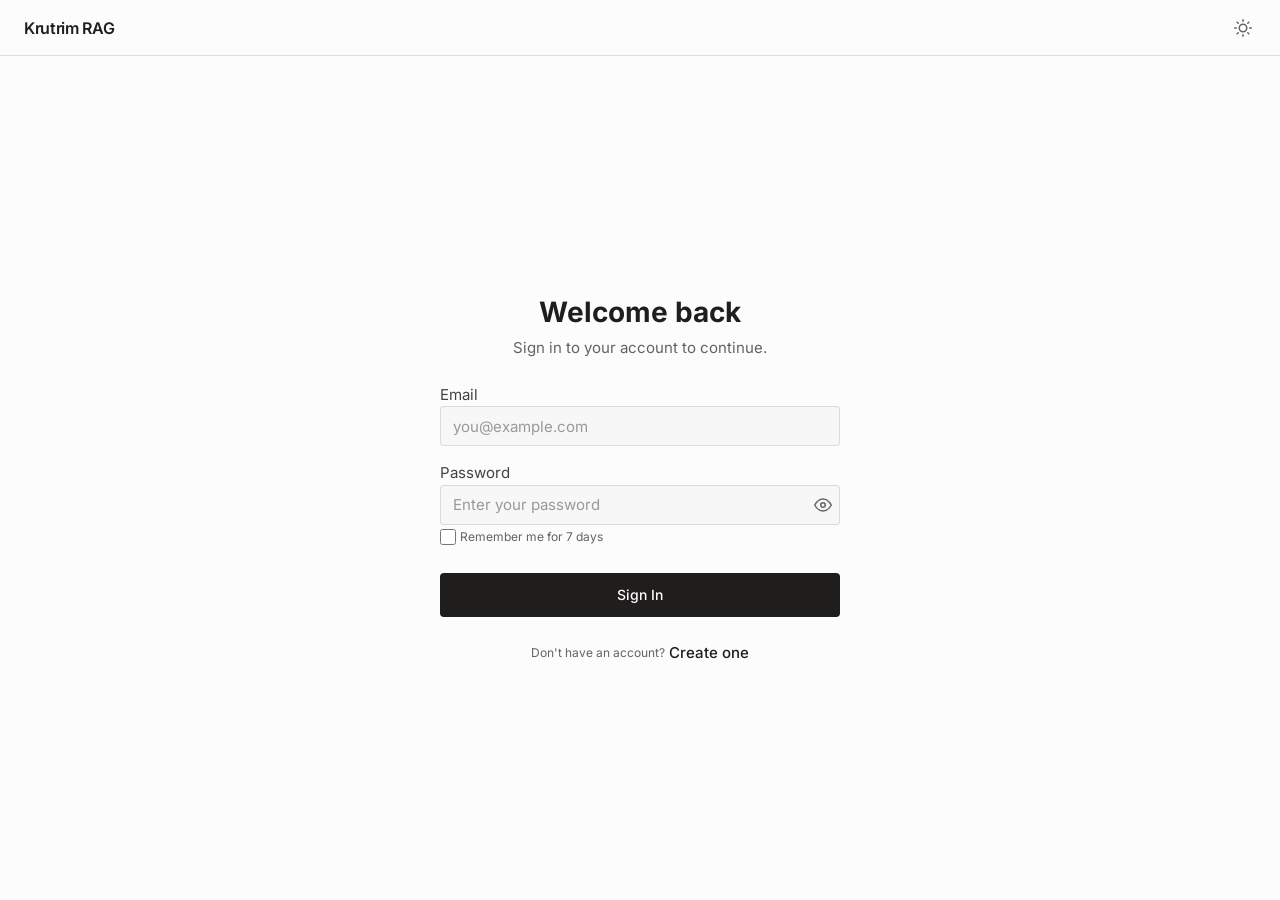
<file: partb/frontend/pages/login.html>
<!DOCTYPE html>
<html lang="en">
<head>
  <meta charset="UTF-8">
  <meta name="viewport" content="width=device-width, initial-scale=1.0">
  <title>Krutrim RAG — Sign In</title>
  <link rel="stylesheet" href="../fonts/fonts.css">
  <link rel="stylesheet" href="../css/tokens.css?v=1">
  <link rel="stylesheet" href="../css/base.css?v=1">
  <link rel="stylesheet" href="../css/components.css?v=2">
</head>
<body>
  <nav class="primary-nav">
    <div class="nav-brand">
      <span class="ascii-logo" style="font-weight: 600; font-size: 16px;">Krutrim RAG</span>
    </div>
    <div style="display:flex;align-items:center;gap:var(--space-sm)">
      <button class="btn-icon-ghost" id="theme-toggle" aria-label="Toggle theme" title="Toggle theme"><svg width="18" height="18" viewBox="0 0 24 24" fill="none" stroke="currentColor" stroke-width="2" stroke-linecap="round" stroke-linejoin="round"><circle cx="12" cy="12" r="5"/><path d="M12 1v2M12 21v2M4.22 4.22l1.42 1.42M18.36 18.36l1.42 1.42M1 12h2M21 12h2M4.22 19.78l1.42-1.42M18.36 5.64l1.42-1.42"/></svg></button>
    </div>
  </nav>

  <div class="auth-layout">
    <div class="auth-card">
      <div class="auth-card-header">
        <h1 class="display-xl" style="margin-bottom: 4px;">Welcome back</h1>
        <p class="body-md" style="color: var(--mute);">Sign in to your account to continue.</p>
      </div>

      <form id="login-form" class="auth-form" autocomplete="off" novalidate>
        <div class="form-group">
          <label for="login-email" class="form-label">Email</label>
          <input type="email" id="login-email" class="input-text" placeholder="you@example.com" required autocomplete="email">
        </div>

        <div class="form-group">
          <label for="login-password" class="form-label">Password</label>
          <div class="password-wrap">
            <input type="password" id="login-password" class="input-text" placeholder="Enter your password" required autocomplete="current-password">
            <button type="button" class="pw-toggle btn-icon-ghost" data-target="login-password" aria-label="Show password" aria-pressed="false"><svg width="18" height="18" viewBox="0 0 24 24" fill="none" stroke="currentColor" stroke-width="2" stroke-linecap="round" stroke-linejoin="round"><path d="M1 12s4-8 11-8 11 8 11 8-4 8-11 8-11-8-11-8z"></path><circle cx="12" cy="12" r="3"></circle></svg></button>
          </div>
        </div>

        <div class="form-row">
          <label class="remember-wrap">
            <input type="checkbox" id="remember-me">
            <span class="caption-md">Remember me for 7 days</span>
          </label>
        </div>

        <div class="auth-error" id="login-error" style="display: none; color: var(--danger); font-size: var(--text-body-sm); margin-top: var(--space-xs);"></div>

        <button type="submit" class="btn-primary" style="width: 100%; height: 44px; margin-top: var(--space-sm);">Sign In</button>
      </form>

      <div class="auth-footer">
        <span class="caption-md">Don't have an account?</span>
        <a href="signup.html" class="body-strong" style="text-decoration: none;">Create one</a>
      </div>
    </div>
  </div>

  <script src="../js/auth.js?v=3"></script>
</body>
</html>
</file>
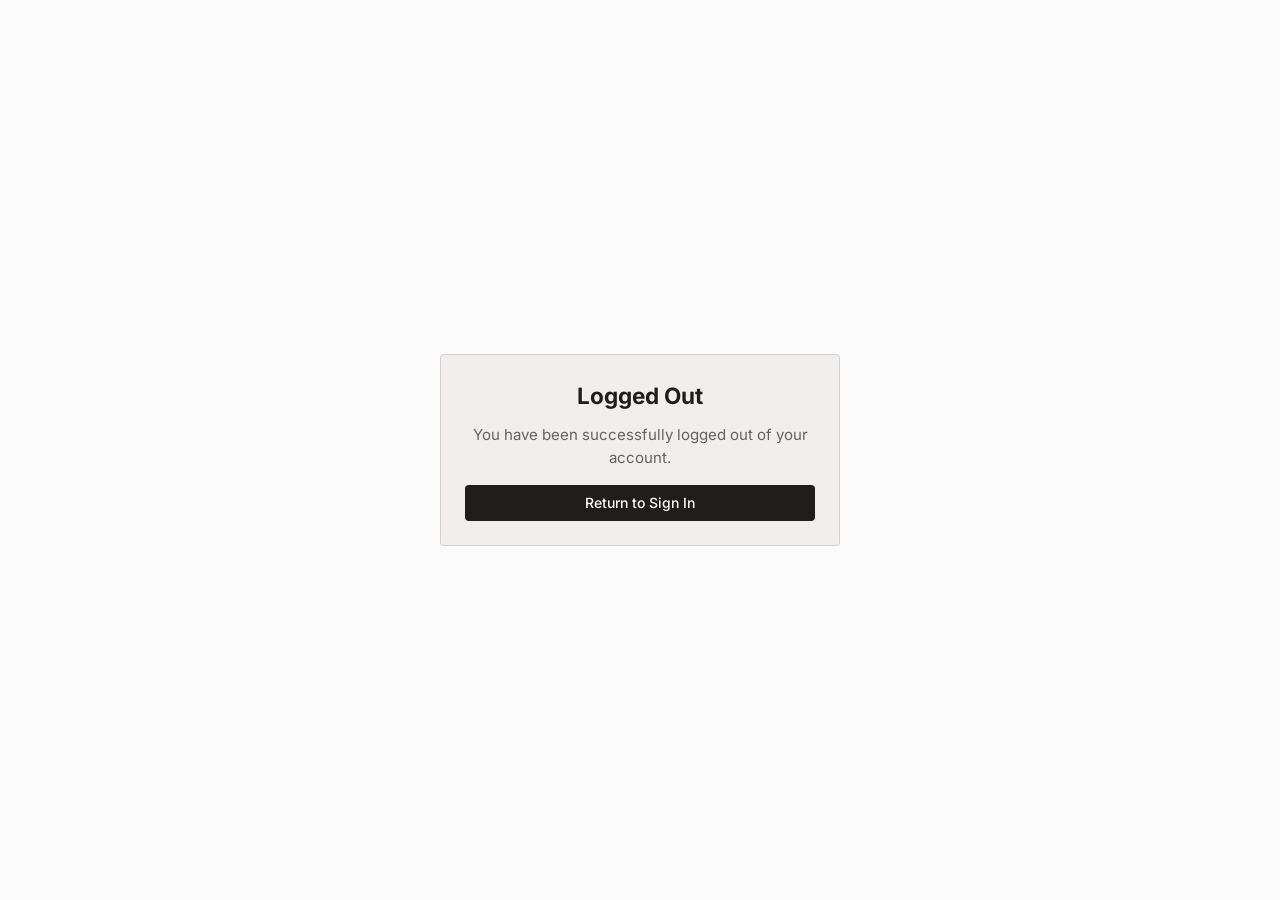
<file: partb/frontend/pages/logout.html>
<!DOCTYPE html>
<html lang="en">
<head>
  <meta charset="UTF-8">
  <meta name="viewport" content="width=device-width, initial-scale=1.0">
  <title>Krutrim RAG — Log Out</title>
  <link rel="stylesheet" href="../fonts/fonts.css">
  <link rel="stylesheet" href="../css/tokens.css?v=4">
  <link rel="stylesheet" href="../css/base.css?v=4">
  <link rel="stylesheet" href="../css/components.css?v=4">
  <style>
    body {
      display: flex;
      align-items: center;
      justify-content: center;
      min-height: 100vh;
      background-color: var(--canvas);
      color: var(--ink);
    }
    .logout-card {
      background-color: var(--surface-card);
      border: 1px solid var(--hairline);
      border-radius: var(--radius-sm);
      padding: var(--space-xl);
      text-align: center;
      max-width: 400px;
      width: 100%;
    }
    .logout-card h2 {
      margin-top: 0;
      margin-bottom: var(--space-md);
    }
    .logout-card p {
      color: var(--mute);
      margin-bottom: var(--space-lg);
    }
  </style>
</head>
<body>
  <div class="logout-card">
    <h2>Logged Out</h2>
    <p>You have been successfully logged out of your account.</p>
    <button class="btn-primary" onclick="window.location.href='login.html'" style="width: 100%;">Return to Sign In</button>
  </div>
  <script>
    localStorage.removeItem('krutrim-auth');
    localStorage.removeItem('kr_token');
    localStorage.removeItem('kr_user');
    sessionStorage.removeItem('krutrim-auth');
    sessionStorage.removeItem('kr_token');
    sessionStorage.removeItem('kr_user');
  </script>
</body>
</html>
</file>
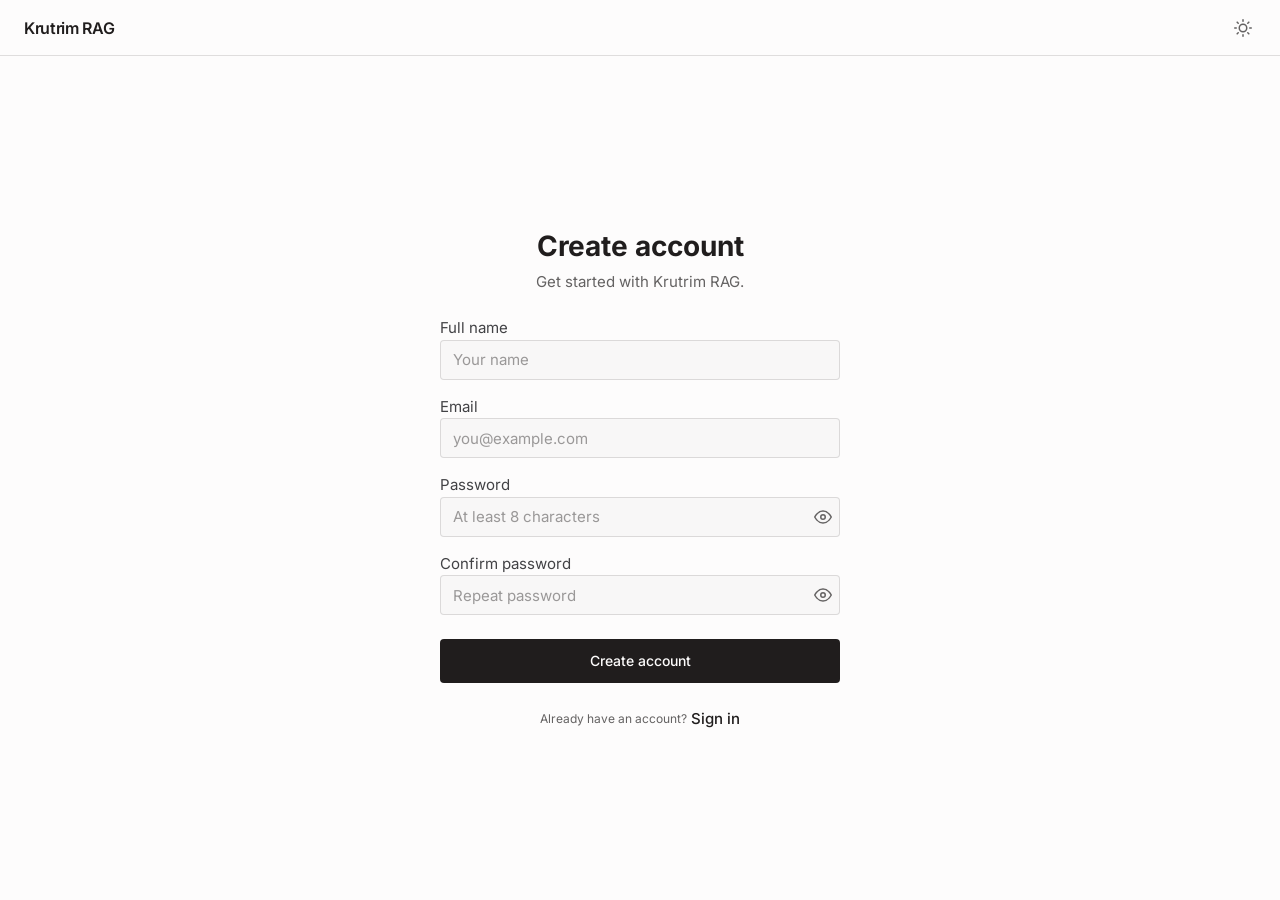
<file: partb/frontend/pages/signup.html>
<!DOCTYPE html>
<html lang="en">
<head>
  <meta charset="UTF-8">
  <meta name="viewport" content="width=device-width, initial-scale=1.0">
  <title>Krutrim RAG — Create Account</title>
  <link rel="stylesheet" href="../fonts/fonts.css">
  <link rel="stylesheet" href="../css/tokens.css?v=1">
  <link rel="stylesheet" href="../css/base.css?v=1">
  <link rel="stylesheet" href="../css/components.css?v=2">
</head>
<body>
  <nav class="primary-nav">
    <div class="nav-brand">
      <span class="ascii-logo" style="font-weight: 600; font-size: 16px;">Krutrim RAG</span>
    </div>
    <div style="display:flex;align-items:center;gap:var(--space-sm)">
      <button class="btn-icon-ghost" id="theme-toggle" aria-label="Toggle theme" title="Toggle theme"><svg width="18" height="18" viewBox="0 0 24 24" fill="none" stroke="currentColor" stroke-width="2" stroke-linecap="round" stroke-linejoin="round"><circle cx="12" cy="12" r="5"/><path d="M12 1v2M12 21v2M4.22 4.22l1.42 1.42M18.36 18.36l1.42 1.42M1 12h2M21 12h2M4.22 19.78l1.42-1.42M18.36 5.64l1.42-1.42"/></svg></button>
    </div>
  </nav>

  <div class="auth-layout">
    <div class="auth-card">
      <div class="auth-card-header">
        <h1 class="display-xl" style="margin-bottom: 4px;">Create account</h1>
        <p class="body-md" style="color: var(--mute);">Get started with Krutrim RAG.</p>
      </div>

      <form id="signup-form" class="auth-form" autocomplete="off" novalidate>
        <div class="form-group">
          <label for="signup-name" class="form-label">Full name</label>
          <input type="text" id="signup-name" class="input-text" placeholder="Your name" required autocomplete="name">
        </div>

        <div class="form-group">
          <label for="signup-email" class="form-label">Email</label>
          <input type="email" id="signup-email" class="input-text" placeholder="you@example.com" required autocomplete="email">
        </div>

        <div class="form-group">
          <label for="signup-password" class="form-label">Password</label>
          <div class="password-wrap">
            <input type="password" id="signup-password" class="input-text" placeholder="At least 8 characters" required autocomplete="new-password" minlength="8">
            <button type="button" class="pw-toggle btn-icon-ghost" data-target="signup-password" aria-label="Show password" aria-pressed="false"><svg width="18" height="18" viewBox="0 0 24 24" fill="none" stroke="currentColor" stroke-width="2" stroke-linecap="round" stroke-linejoin="round"><path d="M1 12s4-8 11-8 11 8 11 8-4 8-11 8-11-8-11-8z"></path><circle cx="12" cy="12" r="3"></circle></svg></button>
          </div>
        </div>

        <div class="form-group">
          <label for="signup-confirm" class="form-label">Confirm password</label>
          <div class="password-wrap">
            <input type="password" id="signup-confirm" class="input-text" placeholder="Repeat password" required autocomplete="new-password">
            <button type="button" class="pw-toggle btn-icon-ghost" data-target="signup-confirm" aria-label="Show password" aria-pressed="false"><svg width="18" height="18" viewBox="0 0 24 24" fill="none" stroke="currentColor" stroke-width="2" stroke-linecap="round" stroke-linejoin="round"><path d="M1 12s4-8 11-8 11 8 11 8-4 8-11 8-11-8-11-8z"></path><circle cx="12" cy="12" r="3"></circle></svg></button>
          </div>
        </div>

        <div class="auth-error" id="signup-error" style="display: none; color: var(--danger); font-size: var(--text-body-sm); margin-top: var(--space-xs);"></div>

        <button type="submit" class="btn-primary" style="width: 100%; height: 44px; margin-top: var(--space-sm);">Create account</button>
      </form>

      <div class="auth-footer">
        <span class="caption-md">Already have an account?</span>
        <a href="login.html" class="body-strong" style="text-decoration: none;">Sign in</a>
      </div>
    </div>
  </div>

  <script src="../js/auth.js?v=3"></script>
</body>
</html>
</file>
<file: partb/frontend/fonts/fonts.css>
@font-face {
  font-family: 'Inter';
  font-style: normal;
  font-weight: 400;
  font-display: swap;
  src: url('Inter-Regular.ttf') format('truetype');
}
@font-face {
  font-family: 'Inter';
  font-style: normal;
  font-weight: 500;
  font-display: swap;
  src: url('Inter-Medium.ttf') format('truetype');
}
@font-face {
  font-family: 'Inter';
  font-style: normal;
  font-weight: 600;
  font-display: swap;
  src: url('Inter-SemiBold.ttf') format('truetype');
}
@font-face {
  font-family: 'Inter';
  font-style: normal;
  font-weight: 700;
  font-display: swap;
  src: url('Inter-Bold.ttf') format('truetype');
}
</file>
<file: partb/frontend/css/tokens.css>
:root {
  /* ===== COLORS (LIGHT) ===== */
  --ink: #201d1d;
  --ink-deep: #0f0000;
  --charcoal: #302c2c;
  --body: #424245;
  --mute: #646262;
  --stone: #6e6e73;
  --ash: #9a9898;

  --canvas: #fdfcfc;
  --surface-soft: #f8f7f7;
  --surface-card: #f1eeee;
  --surface-dark: #201d1d;
  --surface-dark-elevated: #302c2c;

  --hairline: rgba(15, 0, 0, 0.12);
  --hairline-strong: #646262;

  --on-dark: #fdfcfc;
  --on-dark-mute: #9a9898;

  --accent: #007aff;
  --accent-hover: #0056b3;
  --accent-active: #004085;
  --danger: #ff3b30;
  --danger-hover: #d70015;
  --danger-active: #a50011;
  --warning: #ff9f0a;
  --success: #30d158;

  /* ===== BUTTON COLORS ===== */
  --btn-bg: #201d1d;
  --btn-bg-active: #0f0000;
  --btn-text: #fdfcfc;

  /* ===== COLORS (DARK) ===== */
  --ink-dark: #eaeaea;
  --ink-deep-dark: #ffffff;
  --charcoal-dark: #b0b0b0;
  --body-dark: #c0c0c0;
  --mute-dark: #888888;
  --stone-dark: #666666;
  --ash-dark: #777777;

  --canvas-dark: #121212;
  --surface-soft-dark: #1e1e1e;
  --surface-card-dark: #222222;
  --surface-dark-dark: #0a0a0a;
  --surface-dark-elevated-dark: #2a2a2a;

  --hairline-dark: rgba(255, 255, 255, 0.15);
  --hairline-strong-dark: #444444;

  --on-dark-dark: #eaeaea;
  --on-dark-mute-dark: #888888;

  /* ===== TYPOGRAPHY ===== */
  --font-sans: 'Inter', sans-serif;
  --font-mono: "Berkeley Mono", "JetBrains Mono", "IBM Plex Mono", ui-monospace, "SFMono-Regular", Menlo, Monaco, Consolas, "Liberation Mono", "Courier New", monospace;

  --text-display-xl: 28px;
  --text-heading-md: 14px;
  --text-body-md: 15px;
  --text-body-sm: 13px;
  --text-caption-md: 12px;
  --text-button-md: 14px;

  --weight-regular: 400;
  --weight-medium: 500;
  --weight-bold: 700;

  --leading-display: 1.5;
  --leading-body: 1.5;
  --leading-tight: 1;
  --leading-button: 2;
  --leading-caption: 2;

  /* ===== SPACING ===== */
  --space-xxs: 1px;
  --space-xs: 4px;
  --space-sm: 8px;
  --space-md: 12px;
  --space-lg: 16px;
  --space-xl: 24px;
  --space-xxl: 32px;
  --space-section: 96px;

  /* ===== BORDER RADIUS ===== */
  --radius-none: 0px;
  --radius-sm: 4px;
  --radius-md: 8px;
  --radius-full: 9999px;
}

[data-theme="dark"] {
  --ink: var(--ink-dark);
  --ink-deep: var(--ink-deep-dark);
  --charcoal: var(--charcoal-dark);
  --body: var(--body-dark);
  --mute: var(--mute-dark);
  --stone: var(--stone-dark);
  --ash: var(--ash-dark);

  --canvas: var(--canvas-dark);
  --surface-soft: var(--surface-soft-dark);
  --surface-card: var(--surface-card-dark);
  --surface-dark: var(--surface-dark-dark);
  --surface-dark-elevated: var(--surface-dark-elevated-dark);

  --hairline: var(--hairline-dark);
  --hairline-strong: var(--hairline-strong-dark);

  --on-dark: var(--on-dark-dark);
  --on-dark-mute: var(--on-dark-mute-dark);

  --btn-bg: #eaeaea;
  --btn-bg-active: #d0d0d0;
  --btn-text: #121212;

  --accent: #e61919;
  --accent-hover: #cc1515;
  --accent-active: #a51111;
}
</file>
<file: partb/frontend/css/base.css>
*,
*::before,
*::after {
  box-sizing: border-box;
  margin: 0;
  padding: 0;
}

html {
  font-size: 16px;
  -webkit-font-smoothing: antialiased;
  -moz-osx-font-smoothing: grayscale;
}

body {
  font-family: var(--font-sans);
  font-size: var(--text-body-md);
  font-weight: var(--weight-regular);
  line-height: var(--leading-body);
  color: var(--body);
  background-color: var(--canvas);
  min-height: 100vh;
}

img {
  max-width: 100%;
  display: block;
}

button {
  font-family: inherit;
  cursor: pointer;
}

input,
textarea {
  font-family: inherit;
}

a {
  color: var(--ink);
  text-decoration: underline;
  text-underline-offset: 2px;
}

a:hover {
  color: var(--ink-deep);
}

ul {
  list-style: none;
}

/* ===== TYPOGRAPHY UTILITIES ===== */
.display-xl {
  font-size: var(--text-display-xl);
  font-weight: var(--weight-bold);
  line-height: var(--leading-display);
  letter-spacing: 0;
  color: var(--ink);
}

.heading-md {
  font-size: var(--text-heading-md);
  font-weight: var(--weight-bold);
  line-height: var(--leading-body);
  letter-spacing: 0;
  color: var(--ink);
}

.body-md {
  font-size: var(--text-body-md);
  font-weight: var(--weight-regular);
  line-height: var(--leading-body);
  letter-spacing: 0;
  color: var(--body);
}

.body-strong {
  font-size: var(--text-body-md);
  font-weight: var(--weight-medium);
  line-height: var(--leading-body);
  letter-spacing: 0;
  color: var(--ink);
}

.caption-md {
  font-size: var(--text-caption-md);
  font-weight: var(--weight-regular);
  line-height: var(--leading-caption);
  letter-spacing: 0;
  color: var(--mute);
}

/* ===== HAIRLINE UTILITIES ===== */
.hairline-bottom {
  border-bottom: 1px solid var(--hairline);
}

.hairline-top {
  border-top: 1px solid var(--hairline);
}

.hairline-right {
  border-right: 1px solid var(--hairline);
}

.hairline-left {
  border-left: 1px solid var(--hairline);
}

/* ===== SCROLLBAR ===== */
* {
  scrollbar-width: none; /* Firefox */
  -ms-overflow-style: none; /* IE and Edge */
}

::-webkit-scrollbar {
  display: none; /* Chrome, Safari and Opera */
  width: 0;
  height: 0;
}
</file>
<file: partb/frontend/css/components.css>
/* ===== BUTTON PRIMARY ===== */
.btn-primary {
  display: inline-flex;
  align-items: center;
  justify-content: center;
  background-color: var(--btn-bg);
  color: var(--btn-text);
  font-family: var(--font-sans);
  font-size: var(--text-button-md);
  font-weight: var(--weight-medium);
  line-height: var(--leading-button);
  padding: var(--space-xs) 20px;
  height: 36px;
  border: none;
  border-radius: var(--radius-sm);
  cursor: pointer;
  text-decoration: none;
  white-space: nowrap;
}

.btn-primary:active {
  background-color: var(--btn-bg-active);
}

/* ===== CIRCLE SOLID BUTTON ===== */
.btn-circle-solid {
  display: inline-flex;
  align-items: center;
  justify-content: center;
  background-color: var(--ink);
  color: var(--canvas);
  width: 36px;
  height: 36px;
  border-radius: var(--radius-full);
  border: none;
  cursor: pointer;
  flex-shrink: 0;
  transition: background-color 0.1s;
}

.btn-circle-solid:hover {
  background-color: var(--ink-deep);
}

.btn-circle-solid:active {
  background-color: var(--ink);
}

/* ===== CIRCLE DANGER BUTTON ===== */
.btn-circle-danger {
  display: inline-flex;
  align-items: center;
  justify-content: center;
  background-color: var(--surface-soft);
  color: #ff4d4f; /* Red */
  width: 36px;
  height: 36px;
  border-radius: var(--radius-full);
  border: none;
  cursor: pointer;
  flex-shrink: 0;
  transition: opacity 0.1s;
}

.btn-circle-danger:hover {
  opacity: 0.8;
}

/* ===== BUTTON SECONDARY ===== */
.btn-secondary {
  display: inline-flex;
  align-items: center;
  justify-content: center;
  background-color: var(--canvas);
  color: var(--ink);
  font-family: var(--font-sans);
  font-size: var(--text-button-md);
  font-weight: var(--weight-medium);
  line-height: var(--leading-button);
  padding: var(--space-xs) 20px;
  height: 36px;
  border: 1px solid var(--hairline-strong);
  border-radius: var(--radius-sm);
  cursor: pointer;
  text-decoration: none;
  white-space: nowrap;
}

.btn-secondary:active {
  background-color: var(--surface-soft);
}

/* ===== TEXT INPUT ===== */
.input-text {
  background-color: var(--surface-soft);
  color: var(--ink);
  font-family: var(--font-sans);
  font-size: var(--text-body-md);
  font-weight: var(--weight-regular);
  line-height: var(--leading-body);
  padding: var(--space-sm) var(--space-md);
  height: 40px;
  border: 1px solid var(--hairline);
  border-radius: var(--radius-sm);
  outline: none;
  width: 100%;
}

.input-text::placeholder {
  color: var(--ash);
}

.input-text:focus {
  background-color: var(--canvas);
  border-color: var(--ink);
}

/* Styled Select Dropdown */
select.input-text {
  cursor: pointer;
  appearance: none;
  -webkit-appearance: none;
  background-image: url("data:image/svg+xml,%3Csvg xmlns='http://www.w3.org/2000/svg' width='24' height='24' viewBox='0 0 24 24' fill='none' stroke='%23646262' stroke-width='2' stroke-linecap='round' stroke-linejoin='round'%3E%3Cpolyline points='6 9 12 15 18 9'%3E%3C/polyline%3E%3C/svg%3E");
  background-repeat: no-repeat;
  background-position: right var(--space-md) center;
  background-size: 16px;
  padding-right: var(--space-xxl);
}

[data-theme="dark"] select.input-text {
  background-image: url("data:image/svg+xml,%3Csvg xmlns='http://www.w3.org/2000/svg' width='24' height='24' viewBox='0 0 24 24' fill='none' stroke='%23888888' stroke-width='2' stroke-linecap='round' stroke-linejoin='round'%3E%3Cpolyline points='6 9 12 15 18 9'%3E%3C/polyline%3E%3C/svg%3E");
}

/* ===== BUTTON DANGER ===== */
.btn-danger {
  display: inline-flex;
  align-items: center;
  justify-content: center;
  background-color: var(--danger);
  color: var(--on-dark);
  font-family: var(--font-sans);
  font-size: var(--text-button-md);
  font-weight: var(--weight-medium);
  line-height: var(--leading-button);
  padding: var(--space-xs) 20px;
  height: 36px;
  border: none;
  border-radius: var(--radius-sm);
  cursor: pointer;
  text-decoration: none;
  white-space: nowrap;
  transition: background-color 0.15s;
}

.btn-danger:hover {
  background-color: var(--danger-hover);
}

.btn-danger:active {
  background-color: var(--danger-active);
}

/* ===== BUTTON SECONDARY DANGER ===== */
.btn-secondary-danger {
  display: inline-flex;
  align-items: center;
  justify-content: center;
  background-color: transparent;
  color: var(--danger);
  font-family: var(--font-sans);
  font-size: var(--text-button-md);
  font-weight: var(--weight-medium);
  line-height: var(--leading-button);
  padding: var(--space-xs) 20px;
  height: 36px;
  border: 1px solid var(--danger);
  border-radius: var(--radius-sm);
  cursor: pointer;
  text-decoration: none;
  white-space: nowrap;
  transition: background-color 0.15s, color 0.15s;
}

.btn-secondary-danger:hover {
  background-color: var(--danger);
  color: var(--on-dark);
}

.btn-secondary-danger:active {
  background-color: var(--danger-active);
  color: var(--on-dark);
}

/* ===== TEXTAREA ===== */
.textarea {
  background-color: var(--surface-soft);
  color: var(--ink);
  font-family: var(--font-sans);
  font-size: var(--text-body-md);
  font-weight: var(--weight-regular);
  line-height: var(--leading-body);
  padding: var(--space-md);
  border: 1px solid var(--hairline);
  border-radius: var(--radius-sm);
  outline: none;
  width: 100%;
  resize: vertical;
}

.textarea:focus {
  background-color: var(--canvas);
  border-color: var(--ink);
}

/* ===== BADGE NEWS ===== */
.badge-news {
  display: inline-flex;
  align-items: center;
  background-color: var(--surface-dark);
  color: var(--on-dark);
  font-family: var(--font-sans);
  font-size: var(--text-caption-md);
  font-weight: var(--weight-regular);
  line-height: var(--leading-caption);
  padding: 2px var(--space-sm);
  border-radius: var(--radius-sm);
}

/* ===== BADGE SECTION ===== */
.badge-section {
  display: block;
  font-family: var(--font-sans);
  font-size: 11px;
  font-weight: 700;
  text-transform: uppercase;
  letter-spacing: 0.08em;
  color: var(--mute);
}

/* ===== PRIMARY NAV ===== */
.primary-nav {
  background-color: var(--canvas);
  height: 56px;
  display: flex;
  align-items: center;
  justify-content: space-between;
  padding: 0 var(--space-xl);
  border-bottom: 1px solid var(--hairline);
  position: sticky;
  top: 0;
  z-index: 100;
}

.nav-brand {
  display: flex;
  align-items: center;
  gap: var(--space-sm);
}

.ascii-logo {
  font-family: var(--font-sans);
  font-size: var(--text-body-md);
  font-weight: var(--weight-bold);
  color: var(--ink);
  letter-spacing: -0.02em;
  white-space: pre;
}

.nav-links {
  display: flex;
  align-items: center;
  gap: var(--space-xl);
}

.nav-links a {
  font-size: var(--text-body-md);
  font-weight: var(--weight-medium);
  line-height: var(--leading-body);
  color: var(--mute);
  text-decoration: none;
  padding: var(--space-xs) 0;
  border-bottom: 2px solid transparent;
  transition: color 0.1s;
}

.nav-links a:hover {
  color: var(--ink);
}

.nav-links a.active {
  color: var(--ink);
  border-bottom-color: var(--ash);
}

/* ===== ICON BUTTON (THEME TOGGLE) ===== */
.btn-icon {
  background: none;
  border: 1px solid var(--hairline);
  border-radius: var(--radius-sm);
  color: var(--mute);
  font-family: var(--font-sans);
  font-size: var(--text-button-md);
  line-height: 1;
  padding: var(--space-xs) var(--space-sm);
  height: 36px;
  cursor: pointer;
  transition: color 0.1s, border-color 0.1s;
}

.btn-icon:hover {
  color: var(--ink);
  border-color: var(--hairline-strong);
}

.btn-icon:active {
  background-color: var(--surface-soft);
}

/* ===== GHOST ICON BUTTON ===== */
.btn-icon-ghost {
  background: none;
  border: none;
  color: var(--mute);
  display: inline-flex;
  align-items: center;
  justify-content: center;
  padding: var(--space-xs);
  cursor: pointer;
  transition: color 0.1s;
}

.btn-icon-ghost:hover {
  color: var(--ink);
}

.btn-icon-ghost:active {
  color: var(--ink-deep);
}

/* ===== GHOST TEXT BUTTON ===== */
.btn-text-ghost {
  background: none;
  border: none;
  color: var(--mute);
  display: inline-flex;
  align-items: center;
  gap: var(--space-sm);
  padding: 6px 12px;
  font-family: var(--font-sans);
  font-size: 12px;
  font-weight: var(--weight-medium);
  border-radius: 18px;
  cursor: pointer;
  transition: color 0.1s, background-color 0.1s;
}

.btn-text-ghost:hover {
  color: var(--ink);
  background-color: var(--surface-soft);
}

.btn-text-ghost:active {
  background-color: var(--surface-card);
}

.btn-text-ghost.active-model {
  background-color: var(--surface-soft);
  color: var(--ink);
  border-radius: var(--radius-full);
}

/* ===== CUSTOM DROPDOWN ===== */
.custom-dropdown {
  position: relative;
  display: inline-block;
}

.dropdown-menu {
  position: absolute;
  bottom: calc(100% + 4px);
  left: 0;
  background-color: var(--canvas);
  border: 1px solid var(--hairline);
  border-radius: 10px;
  box-shadow: 0 4px 12px rgba(0, 0, 0, 0.1);
  min-width: 140px;
  max-height: 290px;
  overflow-y: auto;
  display: flex;
  flex-direction: column;
  padding: var(--space-xs);
  z-index: 100;
  opacity: 0;
  visibility: hidden;
  transform: translateY(4px);
  transition: opacity 0.15s, transform 0.15s, visibility 0.15s;
}

.custom-dropdown.open .dropdown-menu,
.dropdown-menu.open {
  opacity: 1;
  visibility: visible;
  transform: translateY(0);
}

.custom-dropdown.open .chevron-icon {
  transform: rotate(180deg);
}

.dropdown-item {
  display: flex;
  align-items: center;
  gap: var(--space-sm);
  background: none;
  border: none;
  width: 100%;
  text-align: left;
  padding: var(--space-sm) var(--space-md);
  font-family: var(--font-sans);
  font-size: var(--text-body-md);
  color: var(--ink);
  cursor: pointer;
  border-radius: var(--radius-sm);
  transition: background-color 0.1s;
}

.dropdown-item:hover {
  background-color: var(--surface-soft);
}

.dropdown-item.selected {
  background-color: var(--surface-card);
  font-weight: var(--weight-medium);
}

.dropdown-item svg {
  color: var(--mute);
}

.dropdown-item.selected svg {
  color: var(--ink);
}

/* ===== BOOK DROPDOWN ITEM (stacked two-line layout) ===== */
.book-dropdown-item {
  flex-direction: column;
  align-items: flex-start;
  gap: 2px;
  padding: 10px var(--space-md);
}

.book-item-title {
  font-size: 14px;
  font-weight: var(--weight-medium);
  color: var(--ink);
  line-height: 1.3;
}

.book-item-meta {
  font-size: 11px;
  color: var(--mute);
  line-height: 1.3;
}

.book-dropdown-item:hover .book-item-meta,
.book-dropdown-item.selected .book-item-meta {
  color: var(--ink);
  opacity: 0.6;
}

/* ===== TEXT BUTTON (SIDEBAR TOGGLE) ===== */
.btn-text {
  background: none;
  border: 1px solid var(--hairline);
  border-radius: var(--radius-sm);
  color: var(--ink);
  font-family: var(--font-sans);
  font-size: var(--text-body-md);
  font-weight: var(--weight-medium);
  line-height: var(--leading-body);
  padding: var(--space-xs) var(--space-sm);
  cursor: pointer;
  display: none;
}

.btn-text:active {
  background-color: var(--surface-soft);
}

@media (max-width: 768px) {
  .btn-text {
    display: inline-flex;
    align-items: center;
  }
}

/* ===== INSTALL SNIPPET ===== */
.install-snippet {
  background-color: var(--surface-card);
  color: var(--ink);
  font-family: var(--font-sans);
  font-size: var(--text-body-md);
  font-weight: var(--weight-regular);
  line-height: var(--leading-body);
  padding: var(--space-md) var(--space-lg);
  border-radius: var(--radius-sm);
  display: flex;
  align-items: center;
  justify-content: space-between;
  gap: var(--space-md);
}

/* ===== AUTH LAYOUT ===== */
.auth-layout {
  min-height: calc(100vh - 56px);
  display: flex;
  align-items: center;
  justify-content: center;
  padding: var(--space-xl);
}

.auth-card {
  width: 100%;
  max-width: 400px;
  display: flex;
  flex-direction: column;
  gap: var(--space-xl);
}

.auth-card-header {
  text-align: center;
}

.auth-form {
  display: flex;
  flex-direction: column;
  gap: var(--space-lg);
}

.password-wrap {
  position: relative;
}

.password-wrap .input-text {
  width: 100%;
  padding-right: 42px;
}

.pw-toggle {
  position: absolute;
  right: 4px;
  top: 50%;
  transform: translateY(-50%);
  display: flex;
  align-items: center;
  justify-content: center;
  color: var(--mute);
  cursor: pointer;
}

.pw-toggle svg path.hide-line {
  display: block;
}

.form-row {
  display: flex;
  align-items: center;
  margin-top: calc(var(--space-lg) * -1);
}

.remember-wrap {
  display: flex;
  align-items: center;
  gap: var(--space-xs);
  cursor: pointer;
  user-select: none;
}

.remember-wrap input[type="checkbox"] {
  width: 16px;
  height: 16px;
  accent-color: var(--accent);
  cursor: pointer;
}

.auth-footer {
  text-align: center;
  display: flex;
  align-items: center;
  justify-content: center;
  gap: var(--space-xs);
}
</file>
